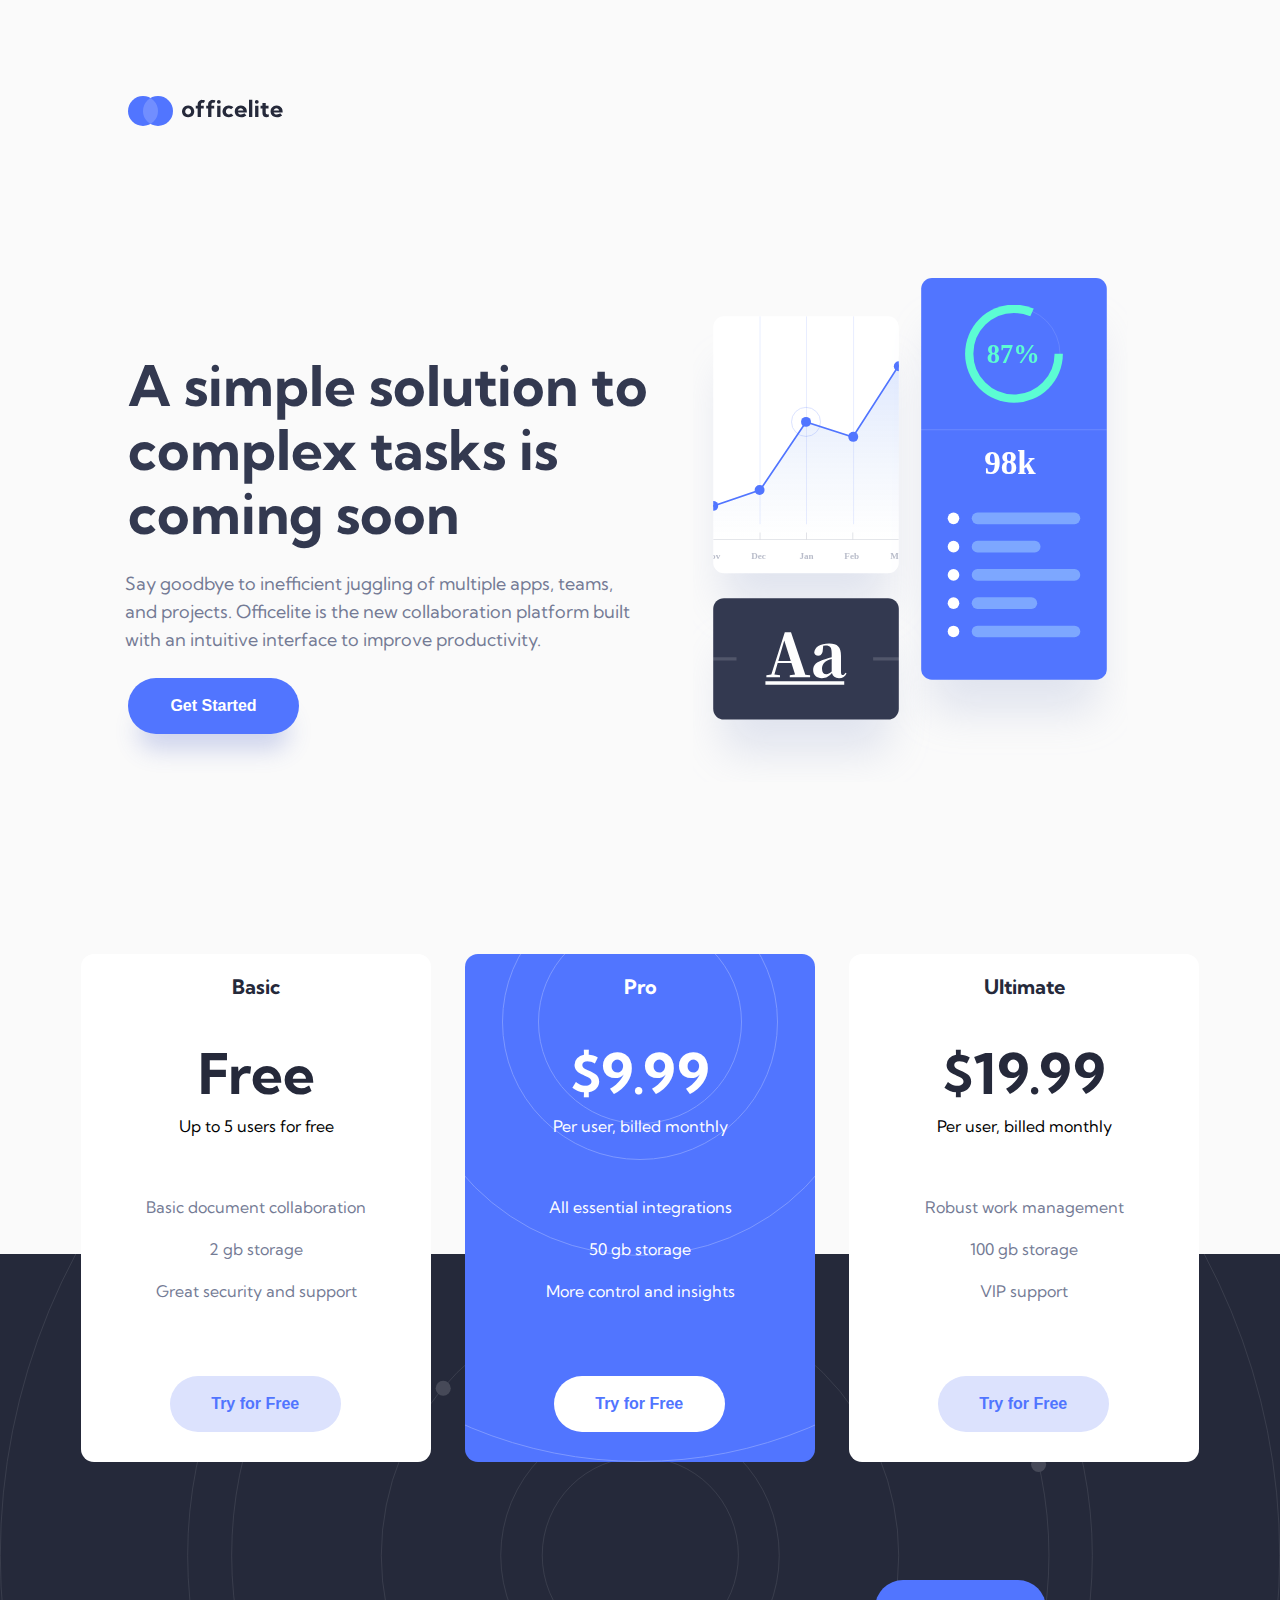
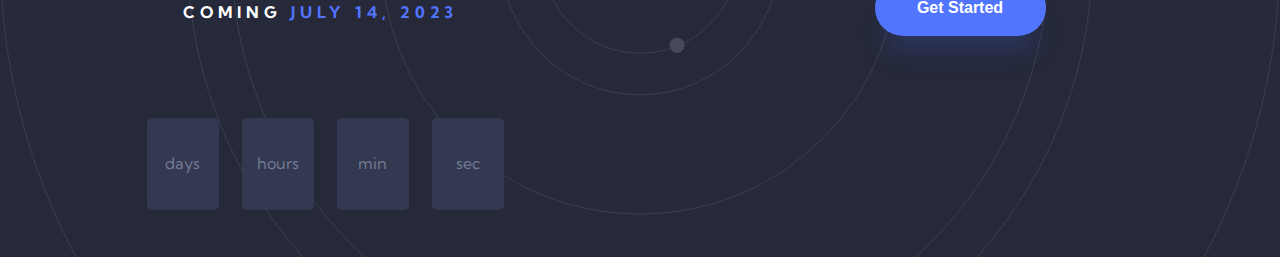
<file: index.html>
<!DOCTYPE html>
<html lang="en">

<head>
  <meta charset="UTF-8">
  <meta name="viewport" content="width=device-width, initial-scale=1.0">
  <!-- <link rel="icon" type="image/png" sizes="32x32" href="/assets/favicon-32x32.png"> -->
  <link rel="stylesheet" href="/css/styles.css">

  <title>Officelite coming soon site</title>
</head>

<body>

  <header>
    <div class='container'>
      <div class='hero-logo'><img src="/assets/shared/logo.svg" alt=""></div>
      <div class='hero-chart'><img src="/assets/home/illustration-charts.svg" alt=""></div>
      <div class='hero-title'>
        <h1>A simple solution to complex tasks is coming soon</h1>
        <p> Say goodbye to inefficient juggling of multiple apps, teams, and projects. Officelite is the new
          collaboration platform built with an intuitive interface to improve productivity.</p>
        <a href='./sign-up.html'><button class='btn cta-1'>Get Started</button></a>
      </div>
    </div>
  </header>

  <main>
    <div class='container design-body'>
      <div id='membership'>
        <div class='membership-type'>
          <div class='membership-type-card'>
            <h3>Basic</h3>
            <h1>Free</h1>
            <span class='membership-type-card-info'>Up to 5 users for free</span>
          </div>
          <div class='paragraph'>
            <p> Basic document collaboration
              <br>
              2 gb storage
              <br>
              Great security and support
            </p>
          </div>
          <div class='button-cta'>
            <a href='./sign-up.html'><button class='btn cta-2'>Try for Free</button></a>
          </div>
        </div>
  
        <div class='membership-type'>
          <div class='membership-type-card'>
            <h3>Pro</h3>
            <h1>$9.99</h1>
            <span class='membership-type-card-info'>Per user, billed monthly</span>
          </div>
          <div class='paragraph'>
            <p>
              All essential integrations
              <br>
              50 gb storage
              <br>
              More control and insights
            </p>
          </div>
          <div class='button-cta'>
            <a href='./sign-up.html'><button class='btn cta-3'>Try for Free</button></a>
          </div>
        </div>
  
        <div class='membership-type'>
          <div class='membership-type-card'>
            <h3>Ultimate</h3>
            <h1>$19.99</h1>
            <span class='membership-type-card-info'>Per user, billed monthly</span>
          </div>
          <div class='paragraph'>
            <p>
              Robust work management
              <br>
              100 gb storage
              <br>
              VIP support
            </p>
          </div>
          <div class='button-cta'>
            <a href='./sign-up.html'><button class='btn cta-2'>Try for Free</button></a>
          </div>
        </div>
      </div>
  
  
      <div id='footer'>
          <div class='footer-info'>
          <div class='footer-countdown-date'>
            <p>Coming<span id='footer-timer'> July 14, 2023</span></p>
          </div>         
          <div class='footer-countdown'>
            <div class='footer-countdown-item'><span id='countdown-days'></span> <br> Days</div>
            <div class='footer-countdown-item'><span id='countdown-hours'></span> <br>Hours</div>
            <div class='footer-countdown-item'><span id='countdown-minutes'></span><br> Min</div>
            <div class='footer-countdown-item'><span id='countdown-seconds'></span><br>Sec</div>
          </div>
          <a href='./sign-up.html'><button class='btn cta-1'>Get Started</button></a>
        </div>


    </div>
    
      
  </main>
  <script src="/script.js"></script>
</body>

</html>
</file>
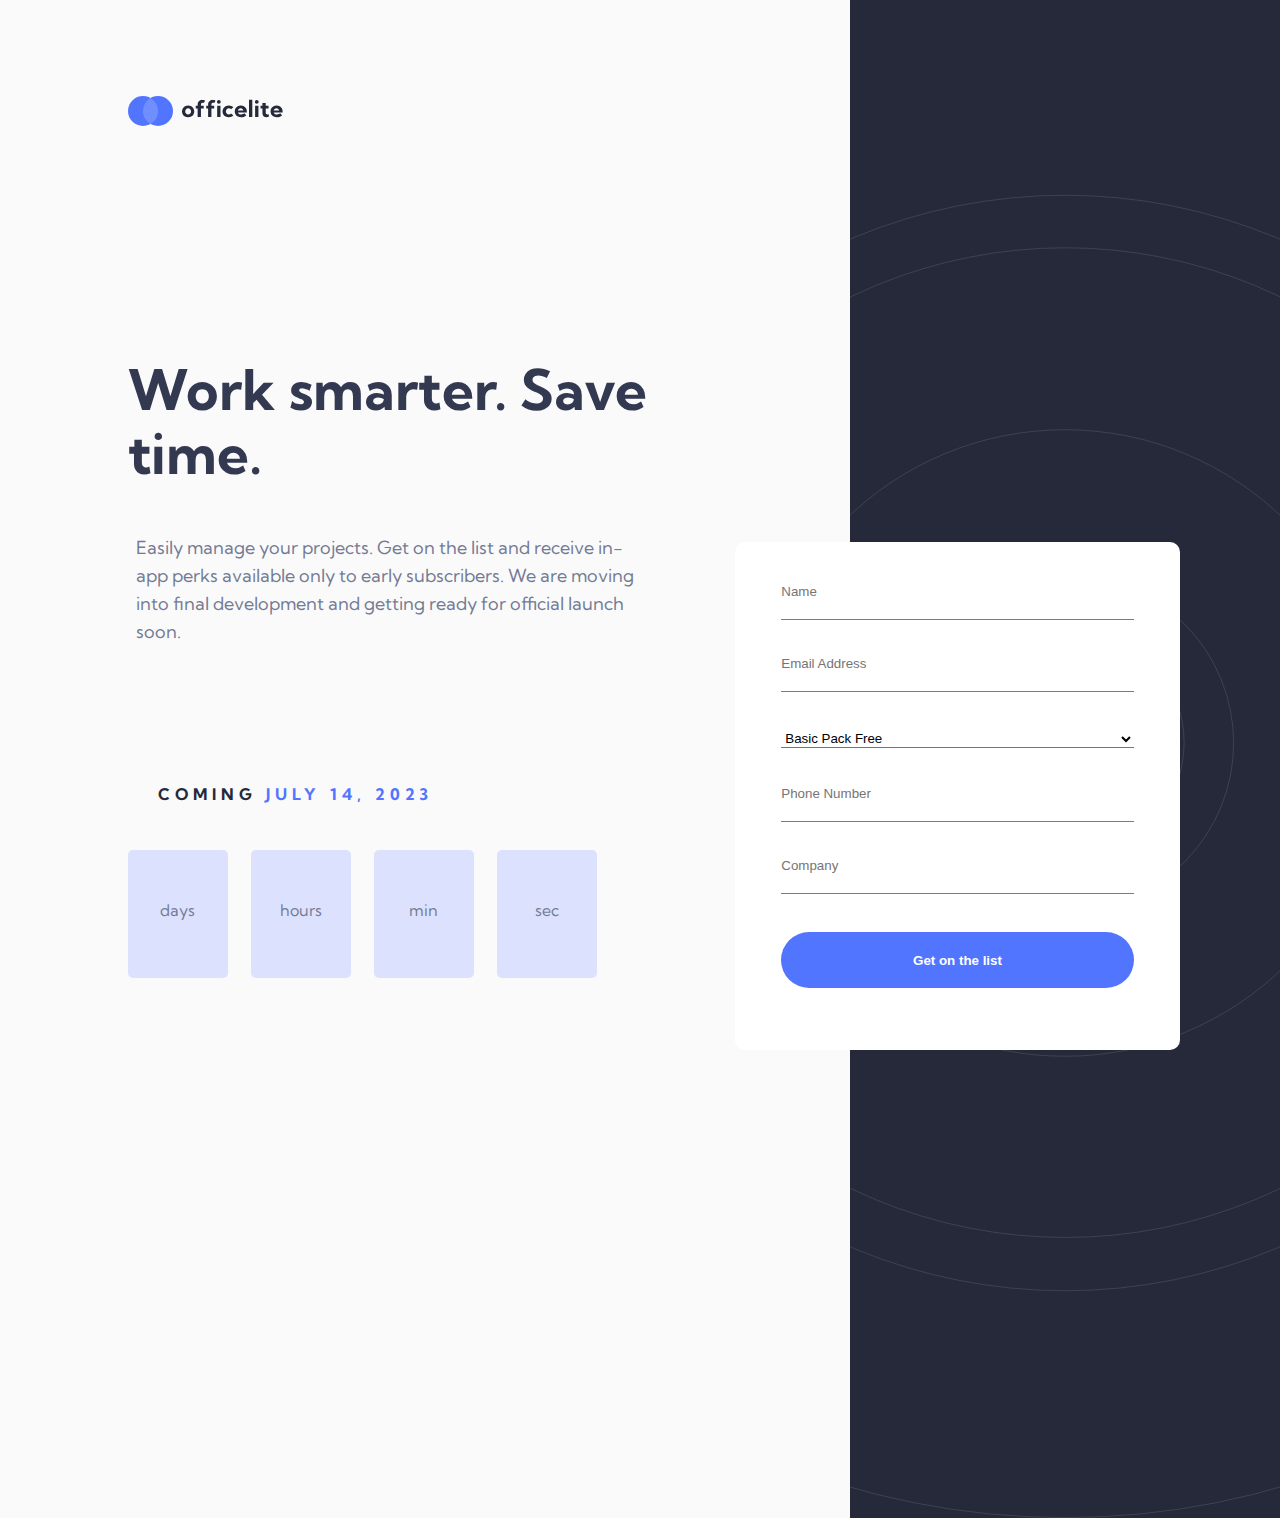
<file: sign-up.html>
<!DOCTYPE html>
<html lang="en">

<head>
  <meta charset="UTF-8">
  <meta name="viewport" content="width=device-width, initial-scale=1.0">

  <!-- <link rel="icon" type="image/png" sizes="32x32" href="./assets/favicon-32x32.png"> -->
  <link rel="stylesheet" href="/css/styles.css">

  <title>Officelite coming soon site</title>
</head>

<body>
  <header>
    <div class='container'>
          <div class='hero-logo'><a href="./index.html"><img src="/assets/shared/logo.svg" alt=""></a></div>

      <div class='hero-title-form'>
        <h1>Work smarter. Save time.</h1>
        <p> Easily manage your projects. Get on the list and receive in-app perks available only to
          early subscribers. We are moving into final development and getting ready for official launch soon.
        </p>
      </div>
    </div>
  </header>

  <main>
    <div id='footer-form'>
      <div class='footer-info-form'>
        <div class='form-footer-timer'>
          <p>Coming<span id='footer-timer'> July 14, 2023</span></p>
        </div>
        <div class='footer-countdown-form'>
          <div class='footer-countdown-item'><span id='countdown-days'></span> <br> Days</div>
          <div class='footer-countdown-item'><span id='countdown-hours'></span> <br>Hours</div>
          <div class='footer-countdown-item'><span id='countdown-minutes'></span><br> Min</div>
          <div class='footer-countdown-item'><span id='countdown-seconds'></span><br>Sec</div>
        </div>
      </div>

      <div class='design-body'>
        <div class='form-input-section'>
          <form action="#" method="GET">
            <div>
           
              <input type="text" name='name' id='name' placeholder="Name" required>
            </div>
            <div>
            
              <input type="email" name='email' id='email' placeholder="Email Address" required>
            </div>
            <div>
              <select name="Options" id="Option">
                <option value="Basic Pack">
                  <p>Basic Pack <span>Free</span></p>
                </option>
                <option value="Pro Pack">
                  <p>Pro Pack <span>$9.99</span></p>
                </option>
                <option value="Ultimate Pack">
                  <p>Ultimate Pack <span>$19.99</span></p>
                </option>
              </select>
            </div>
            <div>
             
              <input type="tel" name='phone' id='phone' placeholder='Phone Number' required>
            </div>
            <div>
            
              <input type="text" name='company' id='company' placeholder="Company" required>
            </div>
            <button src='./sign-up.html' class='btn-cta'>Get on the list</button>
          </form>
        </div>
        <div class='form-footer-background'></div>

      </div>

  </main>


  <script src="/script.js"></script>
</body>

</html>
</file>
<file: css/styles.css>
@import url("https://fonts.googleapis.com/css2?family=Kumbh+Sans:wght@300;400;700&display=swap");
* {
  margin: 0;
  padding: 0;
  -webkit-box-sizing: border-box;
          box-sizing: border-box;
}

body {
  width: 100%;
  height: 100vh;
  margin: 0 auto;
  font-family: 'Kumbh Sans', sans-serif;
  background-color: #fafafa;
}

.btn {
  width: 171px;
  height: 56px;
  border: none;
  border-radius: 28px;
  -webkit-border-radius: 28px;
  -moz-border-radius: 28px;
  -ms-border-radius: 28px;
  -o-border-radius: 28px;
}

.cta-1,
.cta-2,
.cta-3 {
  font-size: 16px;
  font-weight: 700;
}

.cta-1 {
  color: #fff;
  background-color: #5175ff;
  -webkit-box-shadow: 0px 25px 25px -10px rgba(63, 91, 194, 0.247159);
          box-shadow: 0px 25px 25px -10px rgba(63, 91, 194, 0.247159);
}

.cta-1:hover {
  background-color: #829CFF;
}

.cta-2 {
  color: #5175ff;
  background-color: #dce2fd;
}

.cta-3 {
  color: #5175ff;
  background-color: #fff;
}

@media screen and (min-width: 280px) {
  .hero-title-form {
    padding-top: 64px;
    padding-bottom: 64px;
    width: 90%;
    margin: 0 auto;
    text-align: center;
  }
  .hero-title-form h1 {
    font-size: 40px;
    color: #333950;
  }
  .hero-title-form p {
    padding: 24px;
    line-height: 26px;
    font-size: 16px;
    color: #747B95;
  }
  #footer-form .footer-info-form {
    display: -webkit-box;
    display: -ms-flexbox;
    display: flex;
    -webkit-box-orient: vertical;
    -webkit-box-direction: normal;
        -ms-flex-direction: column;
            flex-direction: column;
  }
  #footer-form .footer-info-form p {
    text-align: center;
    text-transform: uppercase;
    color: #25293A;
    letter-spacing: 5px;
    font-weight: 700;
    font-size: 16px;
  }
  #footer-form .footer-info-form span {
    text-transform: uppercase;
    color: #5175ff;
    letter-spacing: 5px;
    font-weight: 700;
    font-size: 16px;
  }
  #footer-form .footer-info-form .design-body {
    position: relative;
    background-color: #73ff00;
    width: 100%;
    height: 400px;
  }
  #footer-form .footer-info-form .form-input-section {
    position: absolute;
    z-index: 999;
    width: 60%;
    background-color: green;
  }
  #footer-form .footer-info-form .btn {
    margin: auto 25%;
    margin-bottom: 100px;
  }
  #footer-form .footer-info-form .footer-countdown-form {
    padding-top: 46px;
    display: -ms-grid;
    display: grid;
    -ms-grid-columns: (1fr)[4];
        grid-template-columns: repeat(4, 1fr);
    -webkit-column-gap: 13px;
            column-gap: 13px;
    display: -webkit-box;
    display: -ms-flexbox;
    display: flex;
    -webkit-box-pack: center;
        -ms-flex-pack: center;
            justify-content: center;
    justify-items: center;
    padding-bottom: 40px;
  }
  #footer-form .footer-info-form .footer-countdown-form .footer-countdown-item {
    padding-top: 15px;
    display: -webkit-box;
    display: -ms-flexbox;
    display: flex;
    -webkit-box-orient: vertical;
    -webkit-box-direction: normal;
        -ms-flex-direction: column;
            flex-direction: column;
    text-align: center;
    width: 72px;
    height: 92px;
    background-color: #dce2fd;
    color: #747B95;
    text-transform: lowercase;
    border-radius: 5px;
    -webkit-border-radius: 5px;
    -moz-border-radius: 5px;
    -ms-border-radius: 5px;
    -o-border-radius: 5px;
    margin-right: 10px;
  }
  #footer-form .footer-info-form .footer-countdown-form .footer-countdown-item span {
    color: #5175ff;
    font-size: 32px;
  }
  #footer-form .form-footer-background {
    background-position: center;
    position: absolute;
    width: 100%;
    height: 320px;
    margin: 0 auto;
    top: 260px;
    z-index: -1;
  }
}

@media screen and (min-width: 481px) {
  header .container {
    margin: 0 auto;
    width: 90%;
    height: auto;
    display: -webkit-box;
    display: -ms-flexbox;
    display: flex;
    -webkit-box-orient: vertical;
    -webkit-box-direction: normal;
        -ms-flex-direction: column;
            flex-direction: column;
    margin-top: 200px;
  }
  header .container .hero-title-form {
    padding-top: 64px;
    padding-bottom: 64px;
    width: 90%;
    margin: 0 auto;
    text-align: center;
  }
  header .container .hero-title-form h1 {
    font-size: 40px;
    color: #333950;
  }
  header .container .hero-title-form p {
    padding: 24px;
    line-height: 26px;
    font-size: 16px;
    color: #747B95;
  }
  #footer-form .footer-info-form {
    display: -webkit-box;
    display: -ms-flexbox;
    display: flex;
    -webkit-box-orient: vertical;
    -webkit-box-direction: normal;
        -ms-flex-direction: column;
            flex-direction: column;
  }
  #footer-form .footer-info-form p {
    text-align: center;
    text-transform: uppercase;
    color: #25293A;
    letter-spacing: 5px;
    font-weight: 700;
    font-size: 16px;
  }
  #footer-form .footer-info-form span {
    text-transform: uppercase;
    color: #5175ff;
    letter-spacing: 5px;
    font-weight: 700;
    font-size: 16px;
  }
  #footer-form .footer-info-form .form-input-section {
    width: 60%;
    background-color: green;
  }
  #footer-form .footer-info-form .btn {
    margin: auto 25%;
    margin-bottom: 100px;
  }
  #footer-form .footer-info-form .footer-countdown-form {
    padding-top: 46px;
    display: -ms-grid;
    display: grid;
    -ms-grid-columns: (1fr)[4];
        grid-template-columns: repeat(4, 1fr);
    -webkit-column-gap: 13px;
            column-gap: 13px;
    display: -webkit-box;
    display: -ms-flexbox;
    display: flex;
    -webkit-box-pack: center;
        -ms-flex-pack: center;
            justify-content: center;
    justify-items: center;
    padding-bottom: 40px;
  }
  #footer-form .footer-info-form .footer-countdown-form .footer-countdown-item {
    padding-top: 15px;
    display: -webkit-box;
    display: -ms-flexbox;
    display: flex;
    -webkit-box-orient: vertical;
    -webkit-box-direction: normal;
        -ms-flex-direction: column;
            flex-direction: column;
    text-align: center;
    width: 72px;
    height: 92px;
    background-color: #dce2fd;
    color: #747B95;
    text-transform: lowercase;
    border-radius: 5px;
    -webkit-border-radius: 5px;
    -moz-border-radius: 5px;
    -ms-border-radius: 5px;
    -o-border-radius: 5px;
    margin-right: 10px;
  }
  #footer-form .footer-info-form .footer-countdown-form .footer-countdown-item span {
    color: #5175ff;
    font-size: 32px;
  }
  .design-body {
    position: relative;
    width: 100%;
    height: 480px;
  }
  .design-body .form-input-section {
    position: relative;
    z-index: 3;
    width: 60%;
  }
  .form-footer-background {
    background-position: center;
    position: absolute;
    top: 260px;
    width: 100%;
    height: 380px;
  }
}

@media screen and (min-width: 769px) {
  header .container {
    width: 80%;
    display: -webkit-box;
    display: -ms-flexbox;
    display: flex;
    -webkit-box-orient: vertical;
    -webkit-box-direction: normal;
        -ms-flex-direction: column;
            flex-direction: column;
  }
  header .container .hero-title-form {
    width: 60%;
    display: -webkit-box;
    display: -ms-flexbox;
    display: flex;
    display: flex;
    -webkit-box-orient: vertical;
    -webkit-box-direction: normal;
        -ms-flex-direction: column;
            flex-direction: column;
    display: flex;
    -webkit-box-pack: start;
        -ms-flex-pack: start;
            justify-content: start;
    justify-items: start;
    margin-top: 164px;
    width: 540px;
    text-align: left;
  }
  header .container .hero-title-form h1 {
    font-size: 56px;
    line-height: 64px;
    color: #333950;
  }
  header .container .hero-title-form p {
    font-size: 18px;
    line-height: 28px;
    margin-left: -3%;
    color: #747B95;
    margin-top: 24px;
  }
  .design-body {
    position: relative;
    z-index: -1;
  }
  .design-body .form-input-section {
    position: absolute;
    z-index: 999;
    width: 445px;
    height: 508px;
    right: 100px;
    top: -540px;
  }
  .design-body .btn {
    margin: auto 25%;
    margin-bottom: 100px;
  }
  #footer-form .footer-info-form {
    margin-left: -46.5%;
    margin-top: 50px;
    display: -webkit-box;
    display: -ms-flexbox;
    display: flex;
    -webkit-box-orient: vertical;
    -webkit-box-direction: normal;
        -ms-flex-direction: column;
            flex-direction: column;
  }
  #footer-form .footer-info-form .form-footer-timer {
    margin-left: -4%;
  }
  #footer-form .footer-info-form p {
    text-align: center;
    text-transform: uppercase;
    color: #25293A;
    letter-spacing: 5px;
    font-weight: 700;
    font-size: 16px;
    margin-left: -1%;
  }
  #footer-form .footer-info-form span {
    text-transform: uppercase;
    color: #5175ff;
    letter-spacing: 5px;
    font-weight: 700;
    font-size: 16px;
  }
  #footer-form .footer-info-form .footer-countdown-form {
    padding-top: 46px;
    display: -ms-grid;
    display: grid;
    -ms-grid-columns: (1fr)[4];
        grid-template-columns: repeat(4, 1fr);
    -webkit-column-gap: 13px;
            column-gap: 13px;
    display: -webkit-box;
    display: -ms-flexbox;
    display: flex;
    -webkit-box-pack: center;
        -ms-flex-pack: center;
            justify-content: center;
    justify-items: center;
    padding-bottom: 40px;
    margin-left: 50px;
  }
  #footer-form .footer-info-form .footer-countdown-form .footer-countdown-item {
    padding-top: 30px;
    display: -webkit-box;
    display: -ms-flexbox;
    display: flex;
    -webkit-box-orient: vertical;
    -webkit-box-direction: normal;
        -ms-flex-direction: column;
            flex-direction: column;
    text-align: center;
    width: 100px;
    height: 128px;
    background-color: #dce2fd;
    color: #747B95;
    text-transform: lowercase;
    border-radius: 5px;
    -webkit-border-radius: 5px;
    -moz-border-radius: 5px;
    -ms-border-radius: 5px;
    -o-border-radius: 5px;
  }
  #footer-form .footer-info-form .footer-countdown-form .footer-countdown-item span {
    color: #5175ff;
    font-size: 56px;
  }
  #footer-form .form-footer-background {
    background-position: center;
    position: absolute;
    width: 430px;
    height: 1550px;
    right: 0;
    top: -1050px;
    z-index: -1;
  }
}

@media screen and (min-width: 1500px) {
  .footer-countdown-form {
    margin-left: 5%;
  }
}

header .container {
  display: -webkit-box;
  display: -ms-flexbox;
  display: flex;
  -webkit-box-pack: center;
      -ms-flex-pack: center;
          justify-content: center;
  justify-items: center;
  display: flex;
  -webkit-box-orient: vertical;
  -webkit-box-direction: normal;
      -ms-flex-direction: column;
          flex-direction: column;
}

header .container .background-image {
  background-image: url("/assets/home/bg-pattern-header.svg");
  background-repeat: none;
  position: absolute;
  width: 450px;
  height: 450px;
  left: -250px;
  top: -250px;
}

header .container .hero-logo {
  padding-top: 46px;
  display: -webkit-box;
  display: -ms-flexbox;
  display: flex;
  -webkit-box-pack: center;
      -ms-flex-pack: center;
          justify-content: center;
  justify-items: center;
}

header .container .hero-chart {
  display: -webkit-box;
  display: -ms-flexbox;
  display: flex;
  -webkit-box-pack: center;
      -ms-flex-pack: center;
          justify-content: center;
  justify-items: center;
  z-index: 3;
}

header .container .hero-chart img {
  padding-top: 80px;
  width: 60%;
}

header .container .hero-title {
  padding-top: 64px;
  padding-bottom: 80px;
  width: 90%;
  margin: 0 auto;
  text-align: center;
}

header .container .hero-title h1 {
  font-size: 40px;
  color: #333950;
}

header .container .hero-title p {
  padding: 24px;
  line-height: 26px;
  font-size: 16px;
  color: #747B95;
}

.design-body {
  position: relative;
}

#membership {
  position: relative;
  z-index: 999;
}

#membership .membership-type {
  display: -webkit-box;
  display: -ms-flexbox;
  display: flex;
  -webkit-box-orient: vertical;
  -webkit-box-direction: normal;
      -ms-flex-direction: column;
          flex-direction: column;
  text-align: center;
  width: 327px;
  height: 508px;
  background-color: #fff;
  border-radius: 13px;
  margin: 50px auto 5px;
  -webkit-border-radius: 13px;
  -moz-border-radius: 13px;
  -ms-border-radius: 13px;
  -o-border-radius: 13px;
}

#membership .membership-type .membership-type-card h1,
#membership .membership-type .membership-type-card h3 {
  color: #25293A;
}

#membership .membership-type .membership-type-card h1 {
  font-size: 56px;
  padding-top: 40px;
}

#membership .membership-type .membership-type-card h3 {
  font-size: 20px;
  padding-top: 40px;
}

#membership .membership-type .membership-type-card span {
  font-size: 16px;
  font-weight: 400;
  padding-top: 8px;
}

#membership .membership-type .paragraph {
  padding-top: 50px;
}

#membership .membership-type .paragraph p {
  padding-bottom: 32px;
  color: #747B95;
  line-height: 42px;
}

#membership .membership-type .button-cta {
  margin: 0 auto;
}

#membership .membership-type:nth-child(2) {
  background-color: #5175ff;
  background-image: url("/assets/home/bg-pattern-pricing.svg");
  background-position: center bottom;
}

#membership .membership-type:nth-child(2) h1,
#membership .membership-type:nth-child(2) h3,
#membership .membership-type:nth-child(2) p,
#membership .membership-type:nth-child(2) span {
  color: #fff;
}

#footer {
  position: absolute;
  top: 800px;
  width: 100%;
  height: 1390px;
  background-color: #25293A;
  background-image: url("/assets/home/bg-pattern-footer.svg");
  background-repeat: none;
  background-size: cover;
}

#footer .footer-info {
  margin: 0 auto;
  position: relative;
  top: 850px;
  left: 0;
  right: 0;
  display: -webkit-box;
  display: -ms-flexbox;
  display: flex;
  -webkit-box-orient: vertical;
  -webkit-box-direction: normal;
      -ms-flex-direction: column;
          flex-direction: column;
}

#footer .footer-info p {
  padding-top: 100px;
  text-align: center;
  text-transform: uppercase;
  color: #fff;
  letter-spacing: 5px;
  font-weight: 700;
  font-size: 16px;
}

#footer .footer-info span {
  text-transform: uppercase;
  color: #5175ff;
  letter-spacing: 5px;
  font-weight: 700;
  font-size: 16px;
}

#footer .footer-info .btn {
  margin: auto 25%;
  margin-bottom: 100px;
}

#footer .footer-info .footer-countdown {
  padding-top: 46px;
  display: -ms-grid;
  display: grid;
  -ms-grid-columns: (1fr)[4];
      grid-template-columns: repeat(4, 1fr);
  -webkit-column-gap: 13px;
          column-gap: 13px;
  display: -webkit-box;
  display: -ms-flexbox;
  display: flex;
  -webkit-box-pack: center;
      -ms-flex-pack: center;
          justify-content: center;
  justify-items: center;
  padding-bottom: 40px;
}

#footer .footer-info .footer-countdown .footer-countdown-item {
  display: -ms-grid;
  display: grid;
  place-items: center;
  padding-top: 15px;
  display: -webkit-box;
  display: -ms-flexbox;
  display: flex;
  -webkit-box-orient: vertical;
  -webkit-box-direction: normal;
      -ms-flex-direction: column;
          flex-direction: column;
  text-align: center;
  width: 72px;
  height: 92px;
  background-color: #333950;
  color: #747B95;
  text-transform: lowercase;
  border-radius: 5px;
  -webkit-border-radius: 5px;
  -moz-border-radius: 5px;
  -ms-border-radius: 5px;
  -o-border-radius: 5px;
  margin-left: 10px;
}

#footer .footer-info .footer-countdown .footer-countdown-item span {
  color: #fff;
  font-size: 32px;
}

.form-input-section {
  border-radius: 10px;
  height: 485px;
  margin: 0 auto;
  background-color: white;
  width: 80%;
  margin: 64px auto 87px auto;
  -webkit-border-radius: 10px;
  -moz-border-radius: 10px;
  -ms-border-radius: 10px;
  -o-border-radius: 10px;
}

.form-input-section form {
  width: 90%;
  margin: 0 auto;
  border: none;
  padding: 24px 24px;
}

.form-input-section input {
  width: 100%;
  padding-bottom: 20px;
  margin: 18px auto;
  border-top: 0;
  border-left: 0;
  border-right: 0;
  border-bottom: 1px solid #747B95;
  outline: none;
}

.form-input-section select {
  margin: 20px auto;
  background-color: #fff;
  width: 100%;
  border-top: 0;
  border-left: 0;
  border-right: 0;
  outline: none;
}

.form-input-section select p {
  color: #333950;
  font-weight: 700;
}

.form-input-section select p span {
  color: #747B95;
}

.form-input-section .btn-cta {
  width: 100%;
  margin: 0 auto;
  margin: 20px auto;
  font-weight: 700;
  height: 56px;
  color: #fff;
  background-color: #5175ff;
  border-radius: 30px;
  -webkit-border-radius: 30px;
  -moz-border-radius: 30px;
  -ms-border-radius: 30px;
  -o-border-radius: 30px;
  border: none;
}

.form-footer-background {
  background-color: #25293A;
  width: 100%;
  height: 320px;
  background-image: url("/assets/home/bg-pattern-footer.svg");
  background-size: cover;
}

@media screen and (min-width: 481px) and (max-width: 768px) {
  header .container {
    margin: 0 auto;
    width: 90%;
    height: auto;
    display: -ms-grid;
    display: grid;
    grid-auto-columns: auto;
    grid-auto-rows: auto;
        grid-template-areas: 'header-1 header-1' 'content-1 content-2';
    -webkit-box-pack: justify;
        -ms-flex-pack: justify;
            justify-content: space-between;
  }
  header .container .hero-logo {
    -ms-grid-row: 1;
    -ms-grid-column: 1;
    -ms-grid-column-span: 2;
    grid-area: header-1;
    margin-left: 2.5%;
    margin-top: 50px;
    margin-right: auto;
  }
  header .container .hero-chart {
    -ms-grid-row: 2;
    -ms-grid-column: 2;
    grid-area: content-2;
    place-items: center;
    width: 314px;
    height: 314px;
    transform: scale(1.5);
    -webkit-transform: scale(1.5);
    -moz-transform: scale(1.5);
    -ms-transform: scale(1.5);
    -o-transform: scale(1.5);
  }
  header .container .hero-title {
    -ms-grid-row: 2;
    -ms-grid-column: 1;
    grid-area: content-1;
    text-align: left;
    place-items: start;
  }
  .design-body {
    position: relative;
  }
  #membership {
    margin-top: 140px;
    position: relative;
    z-index: 999;
  }
  #membership .membership-type {
    width: 90%;
    height: auto;
    display: -ms-grid;
    display: grid;
    -ms-grid-columns: auto auto;
        grid-template-columns: auto auto;
    -ms-grid-rows: 200px 200px;
        grid-template-rows: 200px 200px;
        grid-template-areas: 'card-info paragraph-info' 'button paragraph-info';
    place-items: center;
  }
  #membership .membership-type .membership-type-card {
    -ms-grid-row: 1;
    -ms-grid-column: 1;
    grid-area: card-info;
    text-align: left;
  }
  #membership .membership-type .paragraph {
    -ms-grid-row: 1;
    -ms-grid-row-span: 2;
    -ms-grid-column: 2;
    grid-area: paragraph-info;
    text-align: left;
    padding-bottom: 32px;
    color: #747B95;
    line-height: 42px;
  }
  #membership .membership-type .button-cta {
    -ms-grid-row: 2;
    -ms-grid-column: 1;
    grid-area: button;
  }
  #membership .button-cta {
    margin: 0 auto;
  }
  .membership-type:nth-child(2) {
    background-color: #5175ff;
    background-image: url("/assets/home/bg-pattern-pricing.svg");
    background-position: center bottom;
  }
  .membership-type:nth-child(2) h1,
  .membership-type:nth-child(2) h3,
  .membership-type:nth-child(2) p,
  .membership-type:nth-child(2) span {
    color: #fff;
  }
  #footer {
    position: absolute;
    top: 620px;
    width: 100%;
    height: 1200px;
    background-image: url("/assets/home/bg-pattern-footer.svg");
    background-repeat: none;
    background-size: cover;
    background-position: center;
    display: -webkit-box;
    display: -ms-flexbox;
    display: flex;
    -webkit-box-orient: vertical;
    -webkit-box-direction: normal;
        -ms-flex-direction: column;
            flex-direction: column;
    display: flex;
    -webkit-box-pack: center;
        -ms-flex-pack: center;
            justify-content: center;
    justify-items: center;
    background-color: #25293A;
  }
  #footer a {
    padding-top: 48px;
    text-align: center;
  }
  #footer .footer-info {
    position: relative;
    top: 300px;
    left: 0;
    right: 0;
  }
  #footer .footer-countdown {
    padding-top: 46px;
    display: -ms-grid;
    display: grid;
    -ms-grid-columns: (1fr)[4];
        grid-template-columns: repeat(4, 1fr);
    -webkit-column-gap: 13px;
            column-gap: 13px;
    display: -webkit-box;
    display: -ms-flexbox;
    display: flex;
    -webkit-box-pack: center;
        -ms-flex-pack: center;
            justify-content: center;
    justify-items: center;
    padding-bottom: 40px;
  }
  #footer .footer-countdown .footer-countdown-item {
    width: 100px;
    height: 128px;
    margin-left: 10px;
  }
  #footer .footer-countdown .footer-countdown-item span {
    color: #fff;
    font-size: 56px;
  }
}

@media screen and (min-width: 769px) {
  header .container {
    margin: 0 auto;
    width: 80%;
    height: auto;
    display: -ms-grid;
    display: grid;
    grid-auto-columns: auto;
    grid-auto-rows: auto;
        grid-template-areas: 'header-1 header-1' 'content-1 content-2';
    -webkit-box-pack: justify;
        -ms-flex-pack: justify;
            justify-content: space-between;
  }
  header .container .hero-logo {
    -ms-grid-row: 1;
    -ms-grid-column: 1;
    -ms-grid-column-span: 2;
    grid-area: header-1;
    margin-top: 50px;
    margin-right: auto;
  }
  header .container .hero-chart {
    -ms-grid-row: 2;
    -ms-grid-column: 2;
    grid-area: content-2;
    place-items: center;
    width: auto;
    height: auto;
    transform: scale(1.5);
    -webkit-transform: scale(1.5);
    -moz-transform: scale(1.5);
    -ms-transform: scale(1.5);
    -o-transform: scale(1.5);
    margin-left: auto;
  }
  header .container .hero-title {
    -ms-grid-row: 2;
    -ms-grid-column: 1;
    grid-area: content-1;
    display: -webkit-box;
    display: -ms-flexbox;
    display: flex;
    display: flex;
    -webkit-box-orient: vertical;
    -webkit-box-direction: normal;
        -ms-flex-direction: column;
            flex-direction: column;
    display: flex;
    -webkit-box-pack: start;
        -ms-flex-pack: start;
            justify-content: start;
    justify-items: start;
    margin-top: 164px;
    width: 540px;
    text-align: left;
  }
  header .container .hero-title h1 {
    font-size: 56px;
    line-height: 64px;
  }
  header .container .hero-title p {
    font-size: 18px;
    line-height: 28px;
    margin-left: -5%;
  }
  .design-body {
    position: relative;
    width: 100%;
  }
  #membership {
    margin: 0 auto;
    width: 90%;
    display: -webkit-box;
    display: -ms-flexbox;
    display: flex;
    display: flex;
    -webkit-box-orient: horizontal;
    -webkit-box-direction: normal;
        -ms-flex-direction: row;
            flex-direction: row;
    margin-top: 140px;
    position: relative;
    z-index: 999;
  }
  #membership .membership-type {
    margin: 0 auto;
    width: 350px;
    height: 508px;
    place-items: center;
    text-align: center;
    display: -webkit-box;
    display: -ms-flexbox;
    display: flex;
    -webkit-box-pack: center;
        -ms-flex-pack: center;
            justify-content: center;
    justify-items: center;
  }
  #membership .membership-type .membership-type-card {
    grid-area: card-info;
    text-align: center;
    display: -webkit-box;
    display: -ms-flexbox;
    display: flex;
    -webkit-box-orient: vertical;
    -webkit-box-direction: normal;
        -ms-flex-direction: column;
            flex-direction: column;
    display: flex;
    -webkit-box-pack: center;
        -ms-flex-pack: center;
            justify-content: center;
    justify-items: center;
    padding-top: 50px;
  }
  #membership .membership-type .paragraph {
    grid-area: paragraph-info;
    text-align: center;
    padding-bottom: 32px;
    color: #747B95;
    line-height: 42px;
  }
  #membership .membership-type .button-cta {
    -ms-grid-row: 2;
    -ms-grid-column: 2;
    grid-area: button;
    display: -webkit-box;
    display: -ms-flexbox;
    display: flex;
    display: flex;
    -webkit-box-pack: center;
        -ms-flex-pack: center;
            justify-content: center;
    justify-items: center;
    margin-right: 38%;
  }
  .membership-type:nth-child(2) {
    background-color: #5175ff;
    background-image: url("/assets/home/bg-pattern-pricing.svg");
    background-position: center bottom;
  }
  .membership-type:nth-child(2) h1,
  .membership-type:nth-child(2) h3,
  .membership-type:nth-child(2) p,
  .membership-type:nth-child(2) span {
    color: #fff;
  }
  #footer {
    position: absolute;
    top: 300px;
    width: 100vw;
    height: 603px;
    background-image: url("/assets/home/bg-pattern-footer.svg");
    background-repeat: none;
    background-size: cover;
    background-position: center;
    display: -webkit-box;
    display: -ms-flexbox;
    display: flex;
    -webkit-box-orient: vertical;
    -webkit-box-direction: normal;
        -ms-flex-direction: column;
            flex-direction: column;
    display: flex;
    -webkit-box-pack: center;
        -ms-flex-pack: center;
            justify-content: center;
    justify-items: center;
    background-color: #25293A;
  }
  #footer a {
    padding-top: 48px;
    text-align: center;
  }
  #footer .footer-info {
    margin: 0 auto;
    display: -ms-grid;
    display: grid;
    -ms-grid-columns: 1fr 1fr;
        grid-template-columns: 1fr 1fr;
    -ms-grid-rows: auto auto;
        grid-template-rows: auto auto;
        grid-template-areas: 'input input' 'clock button';
    position: relative;
    top: 120px;
    width: 100%;
  }
  #footer .footer-info .cta-1 {
    -ms-grid-row: 2;
    -ms-grid-column: 2;
    grid-area: button;
    margin-top: 30px;
    -webkit-box-align: end;
        -ms-flex-align: end;
            align-items: end;
  }
  #footer .footer-info P {
    -ms-grid-row: 1;
    -ms-grid-column: 1;
    -ms-grid-column-span: 2;
    grid-area: input;
    margin-right: auto;
    -webkit-box-align: center;
        -ms-flex-align: center;
            align-items: center;
  }
  #footer .footer-countdown {
    width: 100%;
    -ms-grid-row: 2;
    -ms-grid-column: 1;
    grid-area: clock;
    margin-right: auto;
    padding-top: 46px;
    display: -ms-grid;
    display: grid;
    -ms-grid-columns: (1fr)[4];
        grid-template-columns: repeat(4, 1fr);
    -webkit-column-gap: 13px;
            column-gap: 13px;
    display: -webkit-box;
    display: -ms-flexbox;
    display: flex;
    -webkit-box-pack: center;
        -ms-flex-pack: center;
            justify-content: center;
    justify-items: center;
    padding-bottom: 40px;
    -ms-flex-pack: distribute;
        justify-content: space-around;
    margin-top: -10%;
    -webkit-box-align: center;
        -ms-flex-align: center;
            align-items: center;
  }
  #footer .footer-countdown .footer-countdown-item {
    margin-left: 10px;
    width: 100px;
    height: 128px;
  }
  #footer .footer-countdown .footer-countdown-item span {
    color: #fff;
    font-size: 56px;
  }
}

@media screen and (min-width: 1400px) {
  header .container {
    width: 80%;
  }
  #membership {
    margin: 0 auto;
    width: 80%;
    display: -webkit-box;
    display: -ms-flexbox;
    display: flex;
    display: flex;
    -webkit-box-orient: horizontal;
    -webkit-box-direction: normal;
        -ms-flex-direction: row;
            flex-direction: row;
    margin-top: 150px;
  }
}

@media screen and (min-width: 1900px) {
  header .container {
    width: 66%;
  }
  #membership {
    width: 70%;
  }
}

@media screen and (min-width: 2500px) {
  header .container {
    width: 50%;
  }
  #membership {
    width: 50%;
    display: -webkit-box;
    display: -ms-flexbox;
    display: flex;
    display: flex;
    -webkit-box-orient: horizontal;
    -webkit-box-direction: normal;
        -ms-flex-direction: row;
            flex-direction: row;
    margin-top: 150px;
  }
}

@media screen and (min-width: 2800px) {
  header .container {
    width: 45%;
  }
  #membership {
    width: 45%;
    display: -webkit-box;
    display: -ms-flexbox;
    display: flex;
    display: flex;
    -webkit-box-orient: horizontal;
    -webkit-box-direction: normal;
        -ms-flex-direction: row;
            flex-direction: row;
    margin-top: 150px;
  }
}

@media screen and (min-width: 3000px) {
  header .container {
    width: 40%;
  }
  #membership {
    width: 40%;
    display: -webkit-box;
    display: -ms-flexbox;
    display: flex;
    display: flex;
    -webkit-box-orient: horizontal;
    -webkit-box-direction: normal;
        -ms-flex-direction: row;
            flex-direction: row;
    margin-top: 150px;
  }
}
/*# sourceMappingURL=styles.css.map */
</file>
